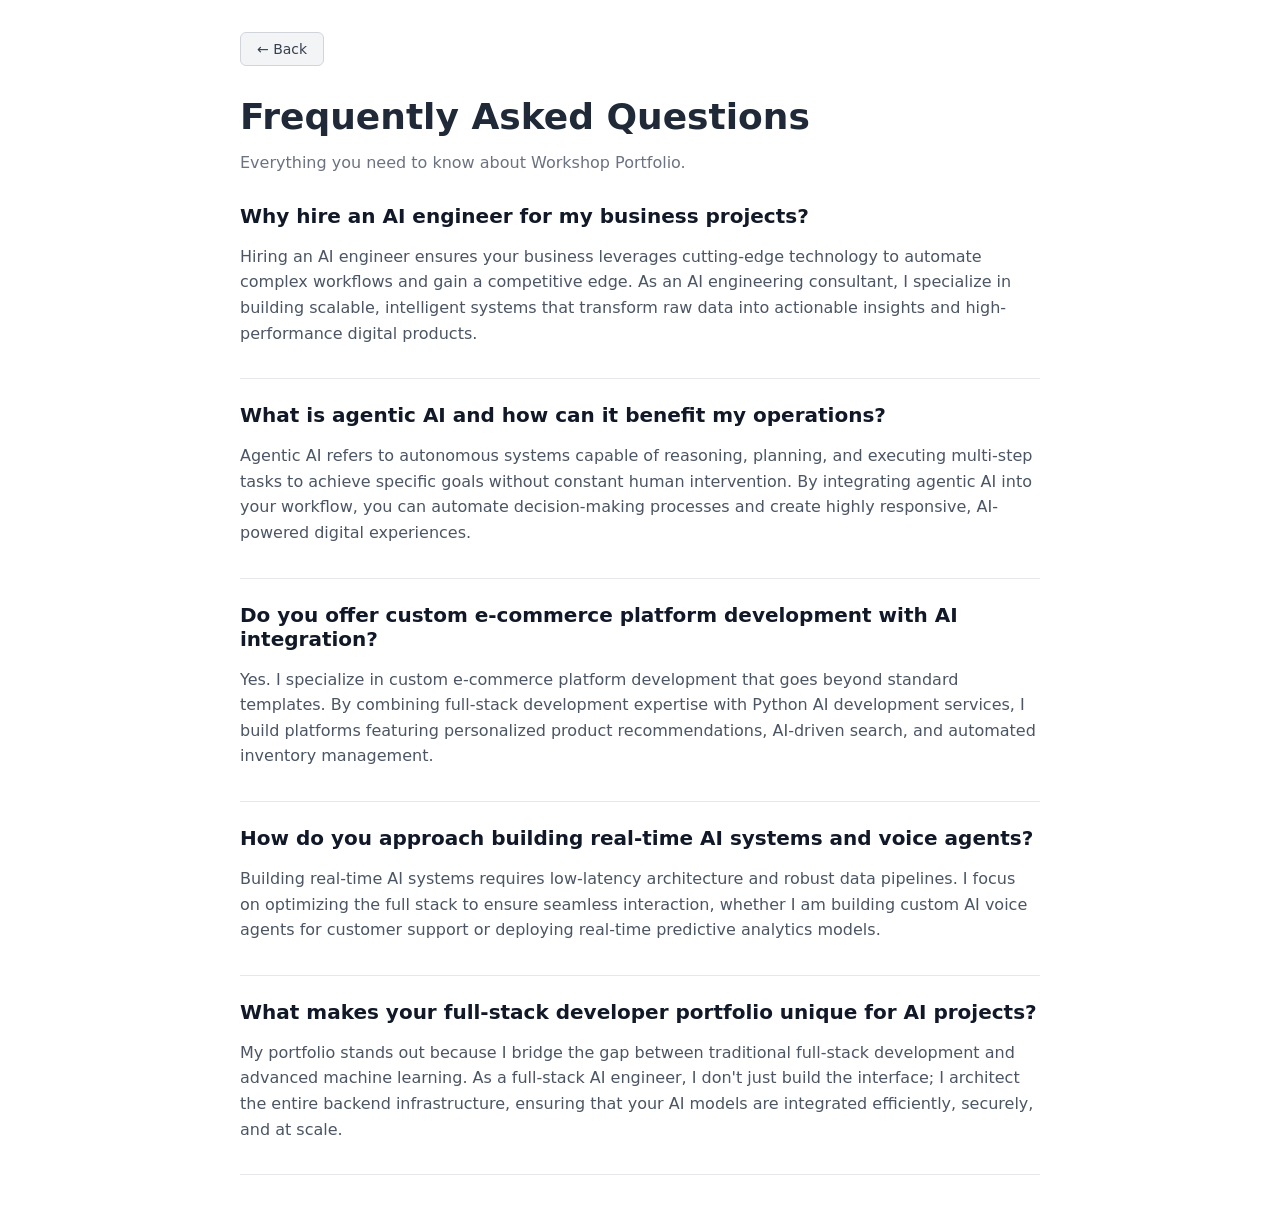
<file: faq.html>
<!DOCTYPE html>
<html lang="en">
<head>
  <meta charset="UTF-8">
  <meta name="viewport" content="width=device-width, initial-scale=1.0">
  <title>Frequently Asked Questions | Workshop Portfolio</title>
  <meta name="description" content="Find answers to common questions about Workshop Portfolio, features, security, and services on workshop.itsarpit.dev.">
  <link rel="canonical" href="https://workshop.itsarpit.dev/faq.html">
  <meta property="og:title" content="Frequently Asked Questions | Workshop Portfolio">
  <meta property="og:description" content="Find answers to common questions about Workshop Portfolio.">
  <meta property="og:url" content="https://workshop.itsarpit.dev/faq.html">
  <meta property="og:type" content="website">
  <script type="application/ld+json">
{
  "@context": "https://schema.org",
  "@type": "FAQPage",
  "mainEntity": [
    {
      "@type": "Question",
      "name": "Why hire an AI engineer for my business projects?",
      "acceptedAnswer": {
        "@type": "Answer",
        "text": "Hiring an AI engineer ensures your business leverages cutting-edge technology to automate complex workflows and gain a competitive edge. As an AI engineering consultant, I specialize in building scalable, intelligent systems that transform raw data into actionable insights and high-performance digital products."
      }
    },
    {
      "@type": "Question",
      "name": "What is agentic AI and how can it benefit my operations?",
      "acceptedAnswer": {
        "@type": "Answer",
        "text": "Agentic AI refers to autonomous systems capable of reasoning, planning, and executing multi-step tasks to achieve specific goals without constant human intervention. By integrating agentic AI into your workflow, you can automate decision-making processes and create highly responsive, AI-powered digital experiences."
      }
    },
    {
      "@type": "Question",
      "name": "Do you offer custom e-commerce platform development with AI integration?",
      "acceptedAnswer": {
        "@type": "Answer",
        "text": "Yes. I specialize in custom e-commerce platform development that goes beyond standard templates. By combining full-stack development expertise with Python AI development services, I build platforms featuring personalized product recommendations, AI-driven search, and automated inventory management."
      }
    },
    {
      "@type": "Question",
      "name": "How do you approach building real-time AI systems and voice agents?",
      "acceptedAnswer": {
        "@type": "Answer",
        "text": "Building real-time AI systems requires low-latency architecture and robust data pipelines. I focus on optimizing the full stack to ensure seamless interaction, whether I am building custom AI voice agents for customer support or deploying real-time predictive analytics models."
      }
    },
    {
      "@type": "Question",
      "name": "What makes your full-stack developer portfolio unique for AI projects?",
      "acceptedAnswer": {
        "@type": "Answer",
        "text": "My portfolio stands out because I bridge the gap between traditional full-stack development and advanced machine learning. As a full-stack AI engineer, I don't just build the interface; I architect the entire backend infrastructure, ensuring that your AI models are integrated efficiently, securely, and at scale."
      }
    }
  ]
}
  </script>
</head>
<body style="font-family:system-ui,-apple-system,sans-serif;max-width:800px;margin:0 auto;padding:2rem 1rem;color:#1f2937;">
  <div style="margin-bottom:1.5rem;">
    <a href="/" onclick="if(window.history.length > 1){ event.preventDefault(); window.history.back(); }" style="display:inline-flex;align-items:center;gap:0.5rem;padding:0.5rem 1rem;background-color:#f3f4f6;color:#374151;border-radius:0.375rem;font-size:0.875rem;font-weight:500;text-decoration:none;border:1px solid #d1d5db;">
      ← Back
    </a>
  </div>
  <h2 style="font-size:2.25rem;margin-bottom:0.5rem;">Frequently Asked Questions</h2>

  <p style="color:#6b7280;margin-bottom:2rem;">Everything you need to know about Workshop Portfolio.</p>
  <main>
    <div class="faq-item" style="margin-bottom:1.5rem;border-bottom:1px solid #e5e7eb;padding-bottom:1rem;">
      <h3 style="font-size:1.25rem;color:#111827;margin-bottom:0.5rem;">Why hire an AI engineer for my business projects?</h3>
      <p style="color:#4b5563;line-height:1.6;">Hiring an AI engineer ensures your business leverages cutting-edge technology to automate complex workflows and gain a competitive edge. As an AI engineering consultant, I specialize in building scalable, intelligent systems that transform raw data into actionable insights and high-performance digital products.</p>
    </div>
    <div class="faq-item" style="margin-bottom:1.5rem;border-bottom:1px solid #e5e7eb;padding-bottom:1rem;">
      <h3 style="font-size:1.25rem;color:#111827;margin-bottom:0.5rem;">What is agentic AI and how can it benefit my operations?</h3>
      <p style="color:#4b5563;line-height:1.6;">Agentic AI refers to autonomous systems capable of reasoning, planning, and executing multi-step tasks to achieve specific goals without constant human intervention. By integrating agentic AI into your workflow, you can automate decision-making processes and create highly responsive, AI-powered digital experiences.</p>
    </div>
    <div class="faq-item" style="margin-bottom:1.5rem;border-bottom:1px solid #e5e7eb;padding-bottom:1rem;">
      <h3 style="font-size:1.25rem;color:#111827;margin-bottom:0.5rem;">Do you offer custom e-commerce platform development with AI integration?</h3>
      <p style="color:#4b5563;line-height:1.6;">Yes. I specialize in custom e-commerce platform development that goes beyond standard templates. By combining full-stack development expertise with Python AI development services, I build platforms featuring personalized product recommendations, AI-driven search, and automated inventory management.</p>
    </div>
    <div class="faq-item" style="margin-bottom:1.5rem;border-bottom:1px solid #e5e7eb;padding-bottom:1rem;">
      <h3 style="font-size:1.25rem;color:#111827;margin-bottom:0.5rem;">How do you approach building real-time AI systems and voice agents?</h3>
      <p style="color:#4b5563;line-height:1.6;">Building real-time AI systems requires low-latency architecture and robust data pipelines. I focus on optimizing the full stack to ensure seamless interaction, whether I am building custom AI voice agents for customer support or deploying real-time predictive analytics models.</p>
    </div>
    <div class="faq-item" style="margin-bottom:1.5rem;border-bottom:1px solid #e5e7eb;padding-bottom:1rem;">
      <h3 style="font-size:1.25rem;color:#111827;margin-bottom:0.5rem;">What makes your full-stack developer portfolio unique for AI projects?</h3>
      <p style="color:#4b5563;line-height:1.6;">My portfolio stands out because I bridge the gap between traditional full-stack development and advanced machine learning. As a full-stack AI engineer, I don't just build the interface; I architect the entire backend infrastructure, ensuring that your AI models are integrated efficiently, securely, and at scale.</p>
    </div>
  </main>
</body>
</html>
</file>
